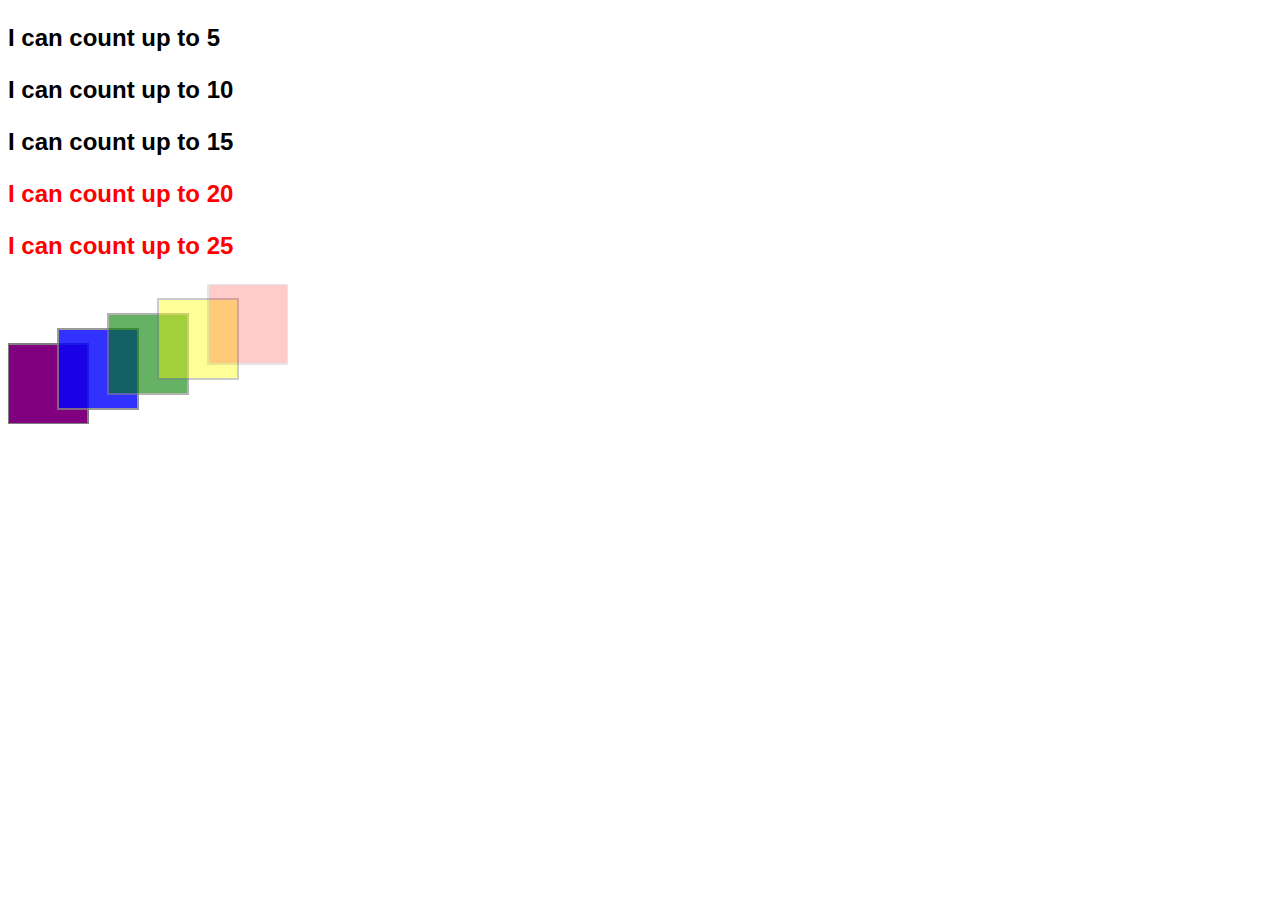
<file: index.html>
<!DOCTYPE html>
<head>
<style type="text/css">
            p {
                font-size: 24px;
                font-weight: bold;
				font-family: Helvetica, Arial, sans-serif;
            }
        </style>
        <meta charset="utf-8">
         <script type="text/javascript" src="d3/d3.js"></script>
        </head>
        <body>
        	 <script type="text/javascript">
            // Your beautiful D3 code will go here
			

			var dataset = [ 5, 10, 15, 20, 25 ];

			d3.select("body").selectAll("p")
		    	.data(dataset)
		    	.enter()
		    	.append("p")
				.text(function(d) {
			    	return "I can count up to " + d;
				})
				.style("color", function(d) {
				    if (d > 15) {   //Threshold of 15
				        return "red";
				    } else {
				        return "black";
				    }
				});
        </script>
		<svg width="280" height="140">
			<rect x="0" y="60" width="80" height="80" fill="purple" opacity="1" stroke="gray" stroke-width="2"/> 
			<rect x="50" y="45" width="80" height="80" fill="blue" opacity="0.8" stroke="gray" stroke-width="2"/>
			<rect x="100" y="30" width="80" height="80" fill="green" opacity="0.6" stroke="gray" stroke-width="2"/>
			<rect x="150" y="15" width="80" height="80" fill="yellow" opacity="0.4" stroke="gray" stroke-width="2"/>
			<rect x="200" y="0" width="80" height="80" fill="red" opacity="0.2" stroke="gray" stroke-width="2"/>
		</svg>
    </body>
</html>
</file>
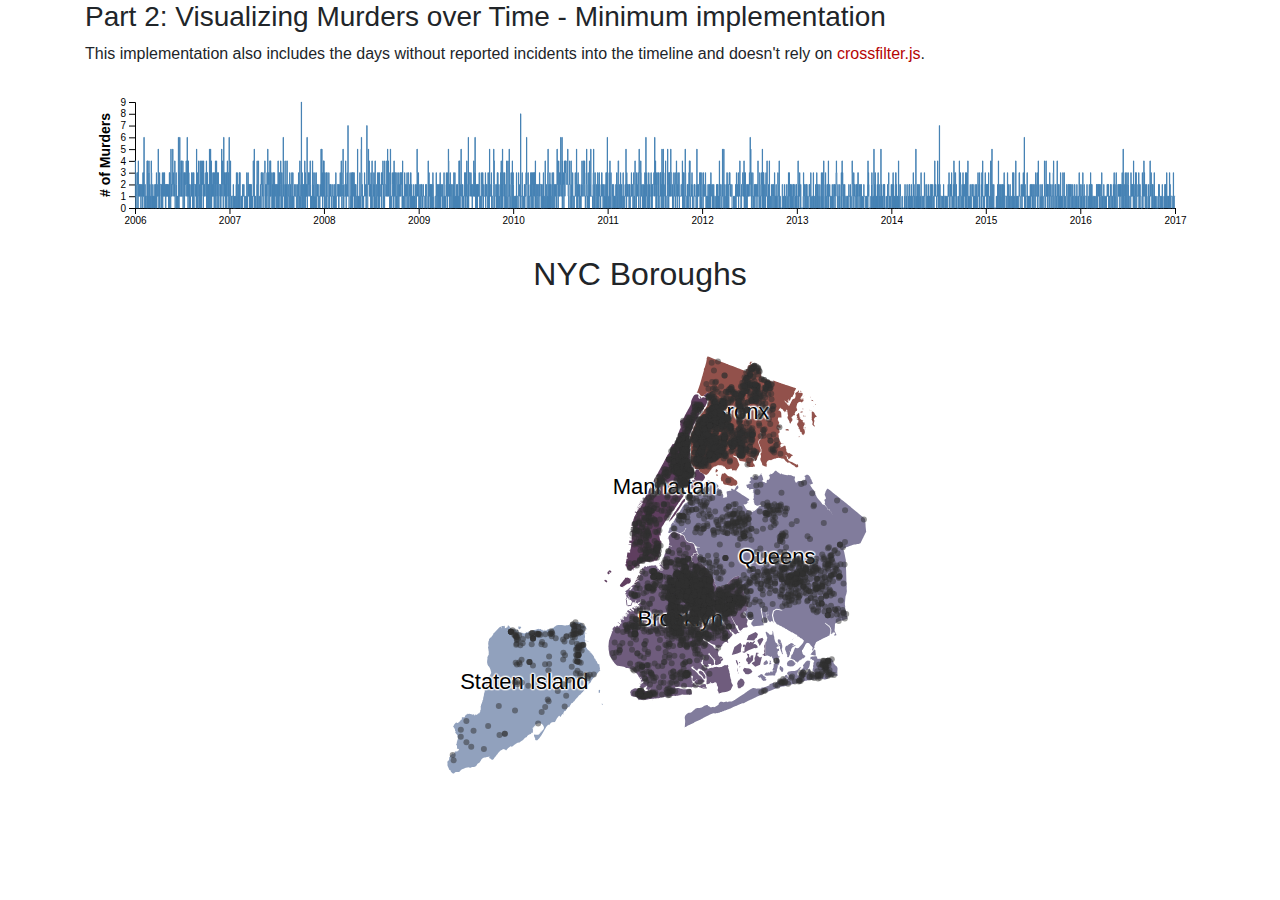
<file: minimum.html>
<!DOCTYPE html>
<html lang="en">
<head>
    <meta charset="UTF-8">
    <title>Assignment 2</title>
    <link rel="stylesheet" href="../lib/bootstrap-4.0.0-dist/css/bootstrap.min.css">
    <link rel="stylesheet" href="../styles.css">
    <link rel="stylesheet" href="styles.css">
</head>
<body class="overflow-hidden">
<div class="overlay">
    <div class="overlay-item">
        <h1 class="no-user-select">Preparing Visualisations</h1>
        <span class="spinner"></span>
    </div>
</div>
<div class="container">
    <h3>Part 2: Visualizing Murders over Time - Minimum implementation</h3>
    <p>This implementation also includes the days without reported incidents into the timeline and doesn't rely on
        <a href="https://github.com/crossfilter/crossfilter" target="_blank">crossfilter.js</a>.</p>
    <div class="row justify-content-center">
        <div class="col-12" id="timeLineContainer"></div>
    </div>
    <div class="row justify-content-center">
        <div class="col-lg-6 col-md-8" id="mapContainer">
            <h2 class="text-center no-user-select">NYC Boroughs</h2>
        </div>
    </div>
</div>
<script src="lib/jquery-3.3.1.slim.min.js"></script>
<script src="lib/popper.min.js"></script>
<script src="lib/bootstrap-4.0.0-dist/js/bootstrap.min.js"></script>
<script src="lib/d3/d3.min.js"></script>
<script src="minimum.js"></script>
</body>
</html>
</file>
<file: styles.css>
.map-label{
    fill: black;
    font-size: 22px;
    text-anchor: middle;
    cursor: default;
    -webkit-user-select: none; /* Safari */
    -moz-user-select: none; /* Firefox */
    -ms-user-select: none; /* IE10+/Edge */
    user-select: none; /* Standard */
    text-shadow:
            0 0 2px white,
            0 0 2px white,
            0 0 2px white,
            0 0 2px white,
            0 0 2px white,
            0 0 2px white,
            0 0 2px white,
            0 0 2px white,
            0 0 2px white,
            0 0 2px white;
}

.brushed{
    /*fill: #ffba33;*/
    fill: rgba(255,186,51, 0.5);
}

.non-brushed{
    fill: rgba(48,48,48, 0.5);
}
.axis text{
    -webkit-user-select: none; /* Safari */
    -moz-user-select: none; /* Firefox */
    -ms-user-select: none; /* IE10+/Edge */
    user-select: none; /* Standard */
}
.play-symbol {
    width: 0;
    height: 0;
    border-style: solid;
    border-width: 15px 0 15px 30px;
    border-color: transparent transparent transparent #ffffff
}

.visible *{
    display: initial !important;
}

.axis-label{
    font-size: 14px;
    text-anchor: middle;
    font-weight: bold;
    -webkit-user-select: none; /* Safari */
    -moz-user-select: none; /* Firefox */
    -ms-user-select: none; /* IE10+/Edge */
    user-select: none; /* Standard */
}
body{
    padding-bottom: 0;
}

.play {
    width: 0;
    height: 0;
    border-top: 8px solid transparent;
    border-left: 12px solid white;
    border-bottom: 8px solid transparent;
}
.pause {
    width: 12px;
    height: 16px;
    border-right: 4px solid white;
    border-left: 4px solid white;
}
#timeLineContainer{
    min-height: 166px;
}

.overlay{
    position: fixed;
    width: 100%;
    height: 100%;
    left: 0;
    top: 0;
    background-color: #303030;
    z-index: 10;
    display: flex;
    align-items: center;
    justify-content: center;
    pointer-events: all;
}
.overlay *{
    color: #f3f3f3;
}
.overlay-item{
    text-align: center;
}
.spinner {
    display: inline-block;
    border: 16px solid #f3f3f3; /* Light grey */
    border-top: 16px solid #ff5248; /* Blue */
    border-radius: 50%;
    width: 120px;
    height: 120px;
    animation: spin 2s linear infinite;
}

@keyframes spin {
    0% { transform: rotate(0deg); }
    100% { transform: rotate(360deg); }
}
.tl-line{
    fill: none;
    stroke: steelblue;
    stroke-linejoin: round;
    stroke-linecap: round;
    stroke-width: 1px;
}
.bar{
   fill: #91a1bd;
}

path.slice{
    stroke-width:2px;
}

polyline{
    opacity: .3;
    stroke: black;
    stroke-width: 2px;
    fill: none;
    pointer-events: none;
}

.labelValue
{
    font-size: 60%;
    opacity: .5;

}

.toolTip {
    position: absolute;
    display: inline-block;
    width: auto;
    height: auto;
    background-color: rgba(22,22,22,0.85);
    color: white;
    font-size: 12px;
    padding: 5px;
}
.toolTip.hidden{
    display: none;
}
.toolTip span{
    display: block;
}
.no-user-select{
    -webkit-user-select: none; /* Safari */
    -moz-user-select: none; /* Firefox */
    -ms-user-select: none; /* IE10+/Edge */
    user-select: none; /* Standard */
}
/*Dark theme styles*/

.dark-theme{
    background-color: #303030;
    color: white;
}
.dark-theme .axis-label{
    fill: white;
}

.dark-theme .non-brushed{
    fill: rgba(66, 66, 66, 0.50);
}

.dark-theme .axis *{
    stroke: white
}

.dark-theme .donut-label{
    stroke: white;
}
.dark-theme polyline{
    stroke: white;
}

/*End dar theme styles*/

/*Toggle switch*/

/* The switch - the box around the slider */
.switch {
    position: relative;
    display: inline-block;
    width: 36px;
    height: 14px;
    margin-top: .5rem;
}
  
  /* Hide default HTML checkbox */
.switch input {
      display:none;
}
  
  /* The slider */
.slider {
    position: absolute;
    cursor: pointer;
    top: 0;
    left: 0;
    right: 0;
    bottom: 0;
    background-color: #ccc;
    -webkit-transition: .4s;
    transition: .4s;
}
  
.slider:before {
    position: absolute;
    content: "";
    height: 20px;
    width: 20px;
    left: 0;
    top: -3px;
    background-color: white;
    box-shadow: 0 1px 5px 0 rgba(0, 0, 0, 0.6);
    -webkit-transition: .2s;
    transition: .2s;
}
  
input:checked + .slider {
    background-color: #b50404;
}
  
input:focus + .slider {
    box-shadow: 0 0 1px #b50404;
}
  
input:checked + .slider:before {
    -webkit-transform: translateX(16px);
    -ms-transform: translateX(16px);
    transform: translateX(16px);
}
  
  /* Rounded sliders */
.slider.round {
    border-radius: 34px;
}
  
.slider.round:before {
    border-radius: 50%;
}
.switch-label{
    position: relative;
    display: inline-block;
    font-size: 14px;
    margin-right: 0.5rem;
}
/*End toggle switch*/

dl {
    margin: 20px;
    border-left: 1px solid #999;
    padding-left: 10px;
}
dt {
    font-size: 1.25rem;
    margin-bottom: 10px;
}
dt span {
    font-size: 1.5rem;
    color: #b50404;
}
dd {
    margin-left: 20px;
    margin-bottom: 10px;
}

.overflow-hidden{
    overflow: hidden;
}

a{
    color: #b50404;
}
a:hover{
    color: #b50404;
}


.play-btn{
    cursor:pointer;
    background: #343a40;
    display: inline-block;
    font-weight: 400;
    text-align: center;
    white-space: nowrap;
    vertical-align: middle;
    -webkit-user-select: none;
    -moz-user-select: none;
    -ms-user-select: none;
    user-select: none;
    border: 2px solid transparent;
    padding: .375rem .75rem;
    font-size: 1rem;
    line-height: 1.5;
    border-radius: .25rem;
}
.play-btn:focus{
    outline: none;
}

.no-bullets{
    list-style-type: none;
    padding-left: 1rem; 
}

dd > ul{
    margin: 1rem 0; 
}
</file>
